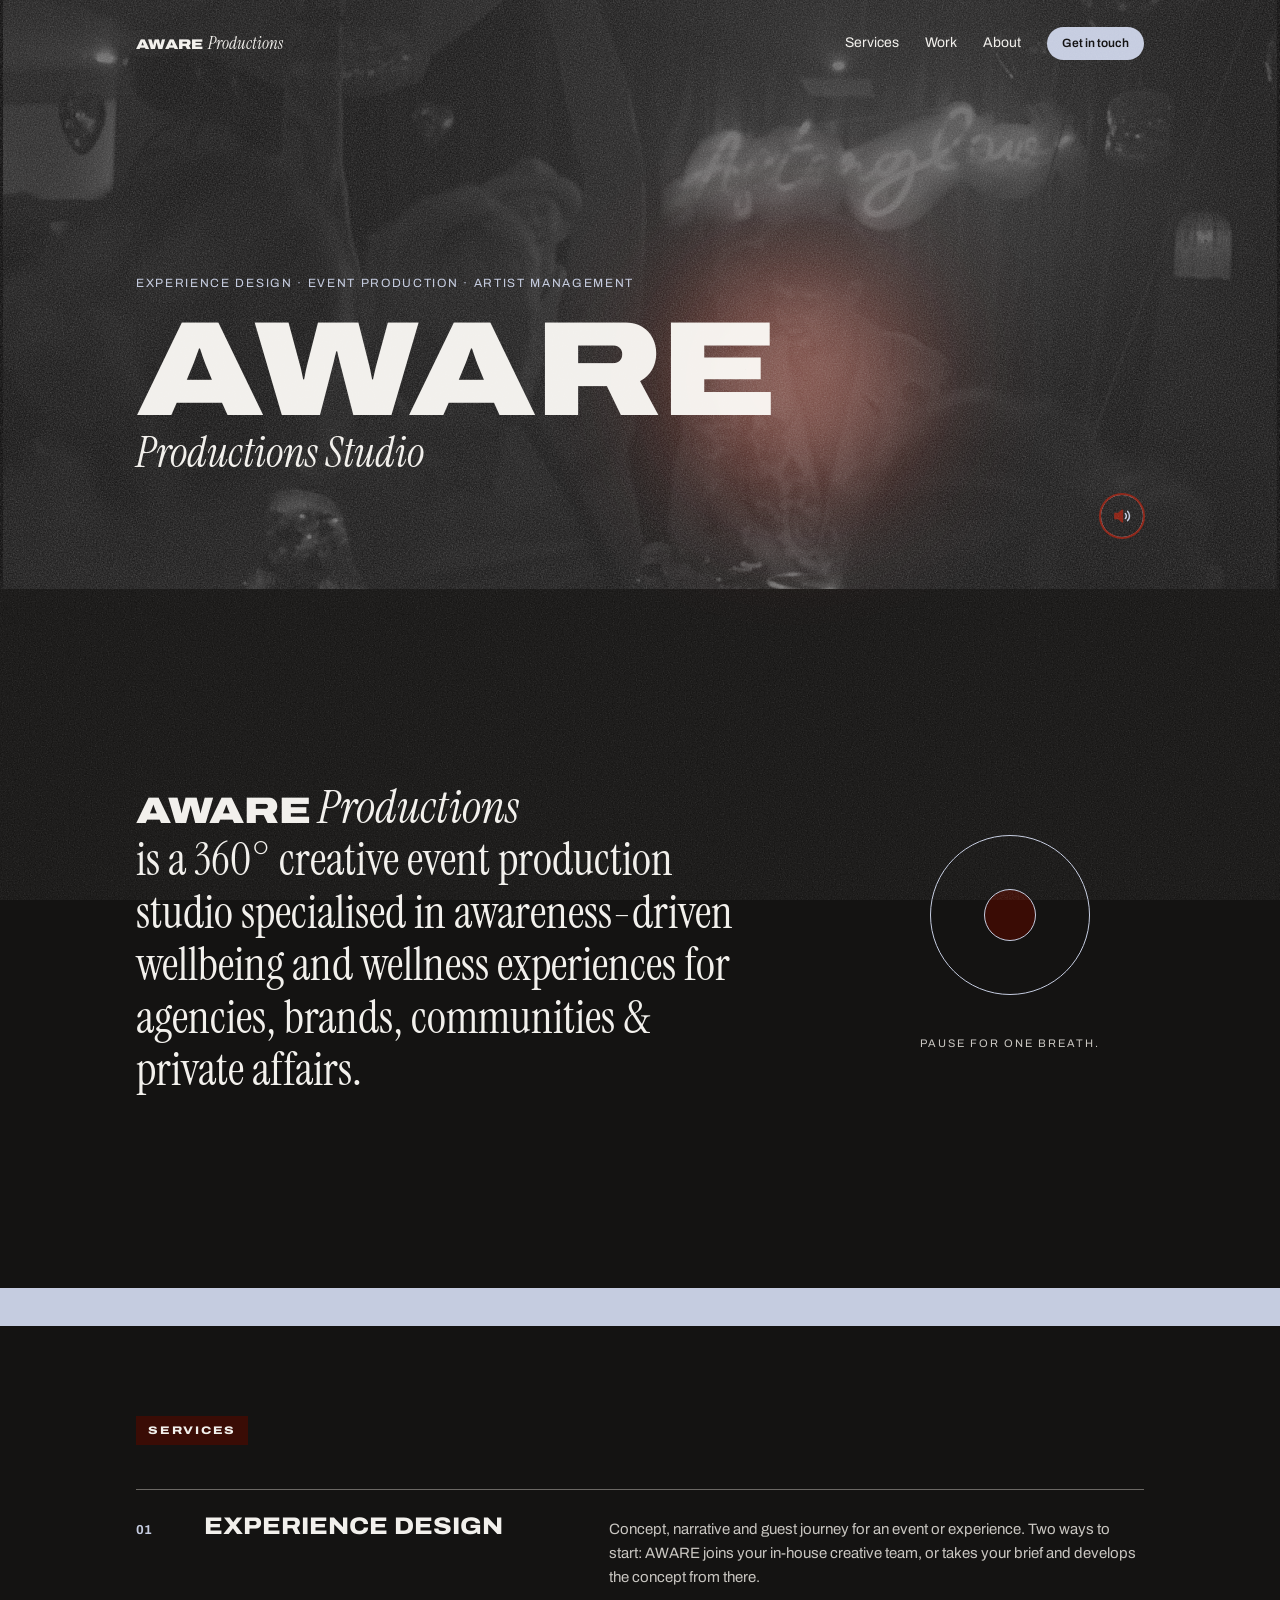
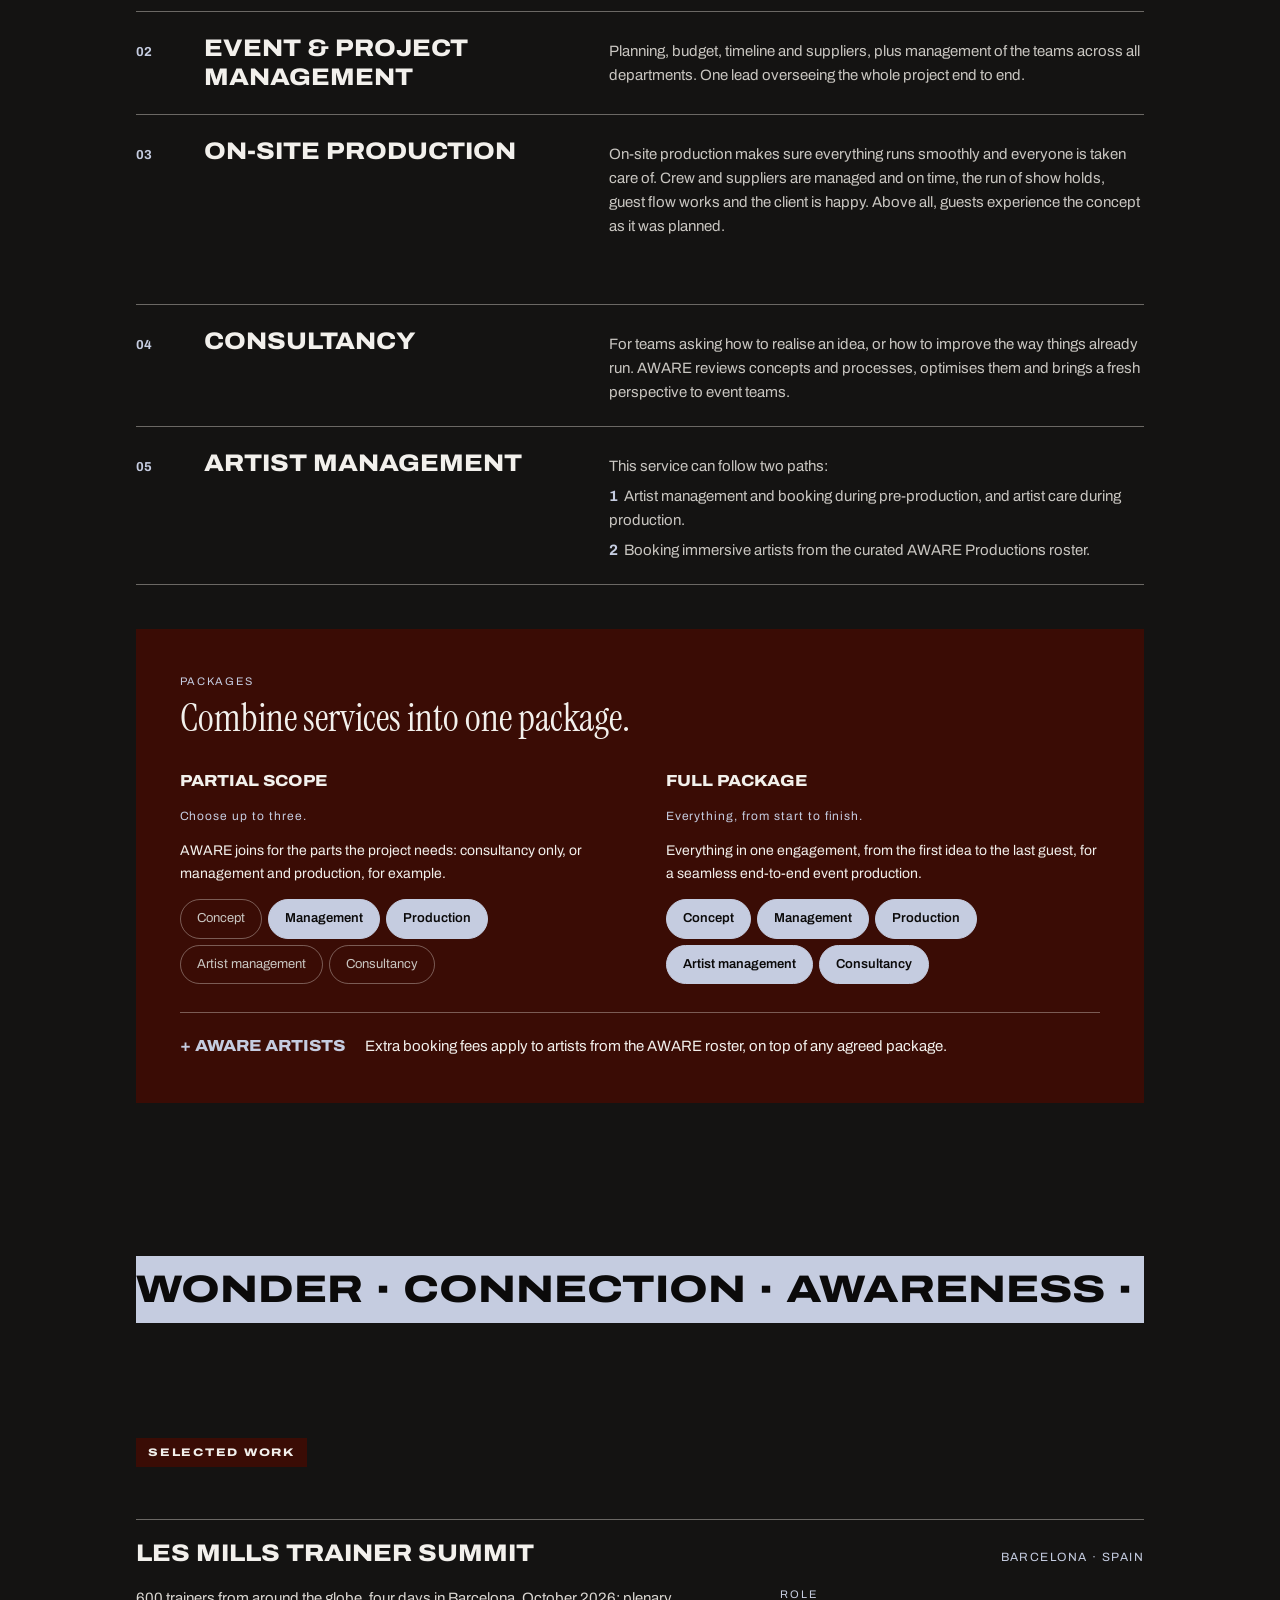
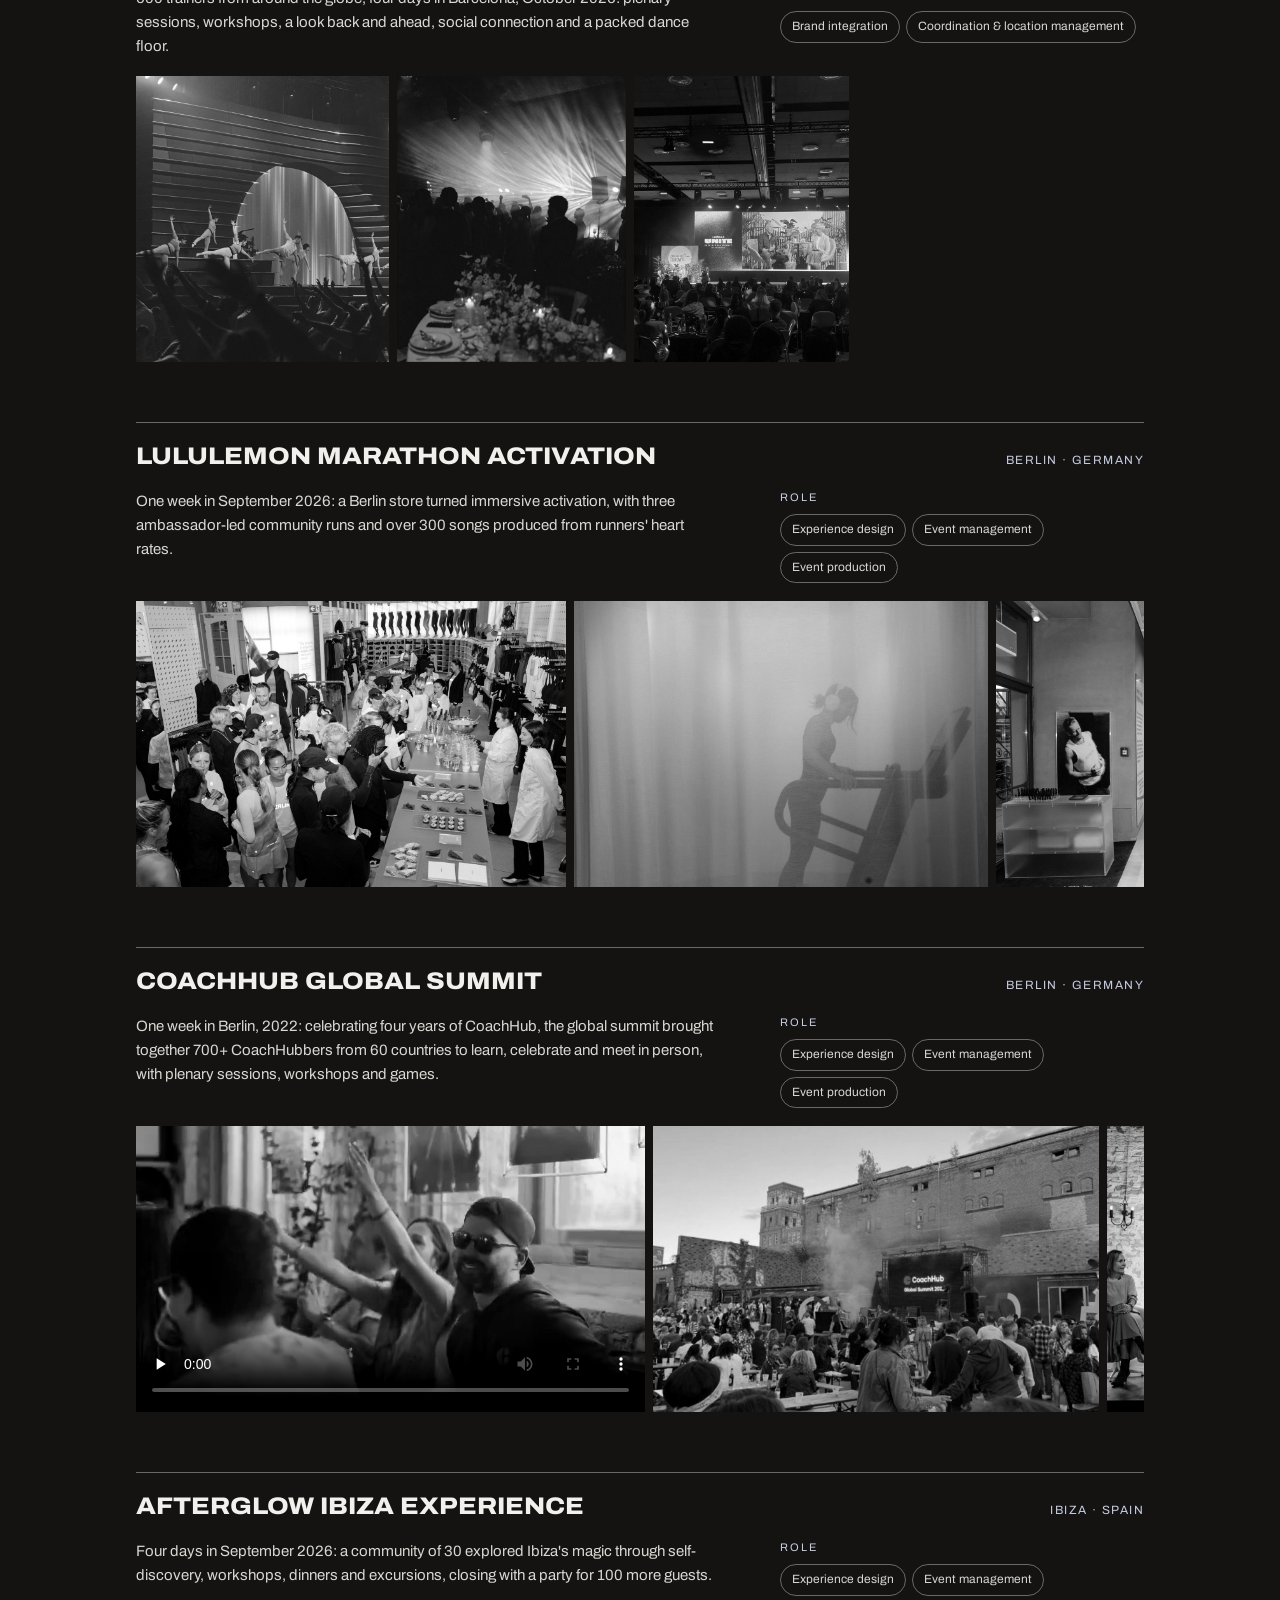
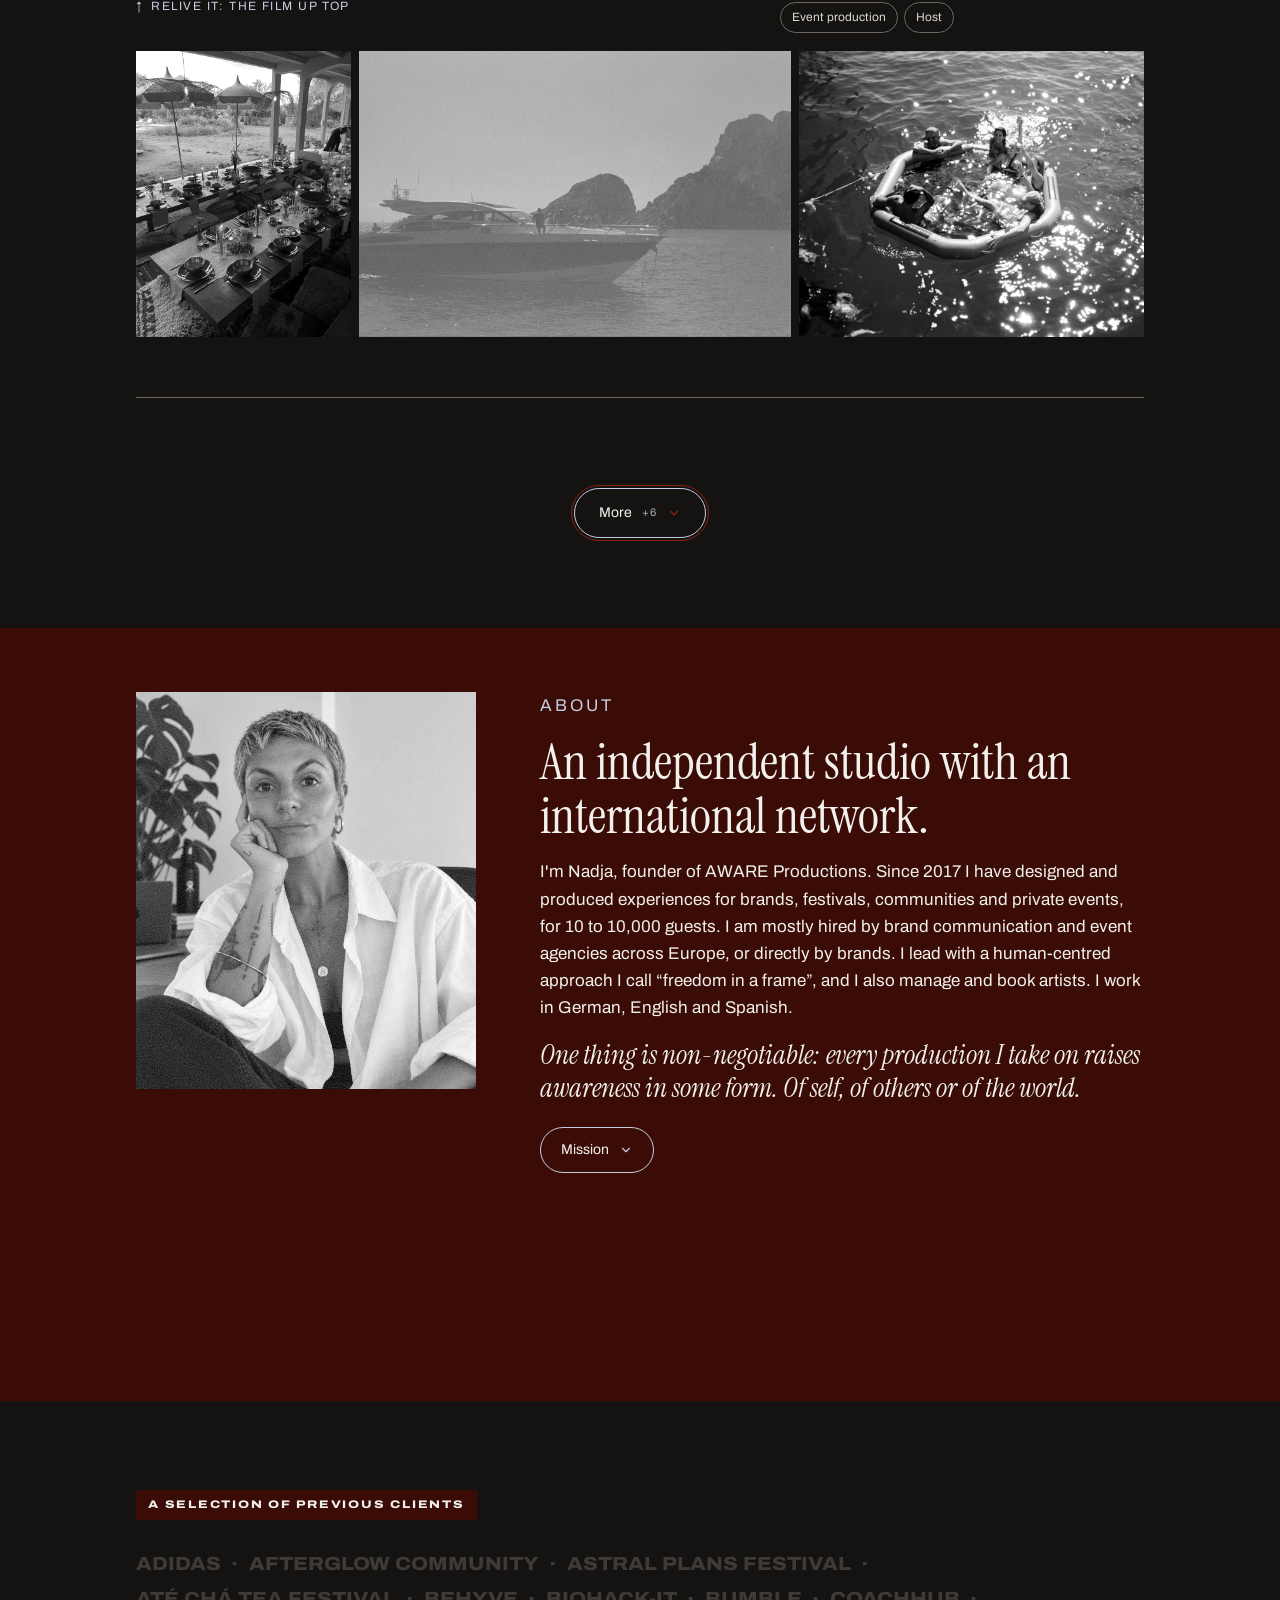
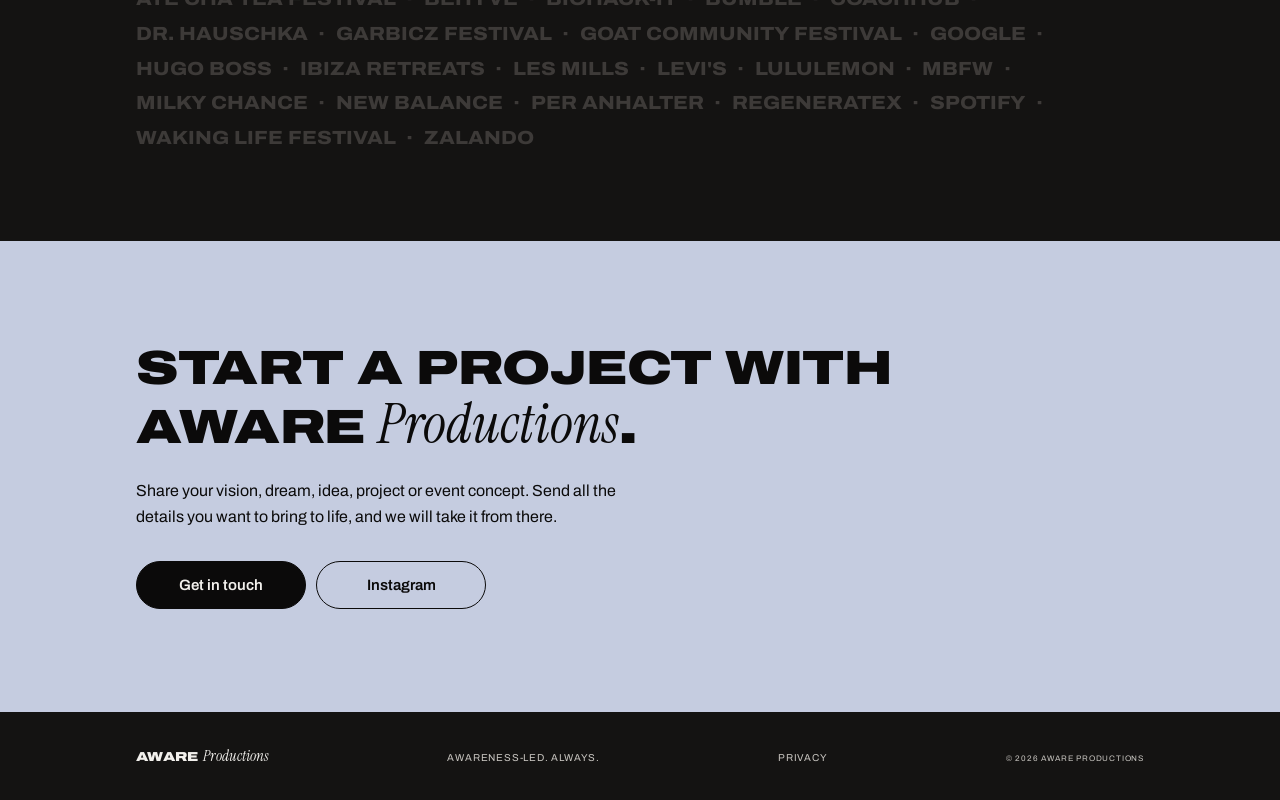
<file: index.html>
<!doctype html>
<html lang="en">
<head>
<meta charset="utf-8">
<meta name="viewport" content="width=device-width, initial-scale=1">
<title>AWARE Productions · Experience design, event production & artist management</title>
<meta name="description" content="AWARE Productions is a 360° creative event production studio specialised in awareness-driven wellbeing and wellness experiences for agencies, brands, communities and private affairs. Experience design, event production and artist management across Europe.">
<link rel="canonical" href="https://awareproductions.org/">
<meta name="theme-color" content="#0B0A0A">
<link rel="icon" href="favicon.svg" type="image/svg+xml">
<link rel="apple-touch-icon" href="apple-touch-icon.png">
<meta property="og:type" content="website">
<meta property="og:url" content="https://awareproductions.org/">
<meta property="og:title" content="AWARE Productions">
<meta property="og:description" content="360° creative event production studio specialised in awareness-driven wellbeing and wellness experiences for agencies, brands, communities and private affairs.">
<meta property="og:image" content="https://awareproductions.org/og-image.jpg">
<meta name="twitter:card" content="summary_large_image">
<link rel="preload" href="fonts/archivo-latin-wdth-normal.woff2" as="font" type="font/woff2" crossorigin>
<link rel="preload" href="fonts/instrument-serif-latin-400-italic.woff2" as="font" type="font/woff2" crossorigin>
<link rel="stylesheet" href="css/style.css?v=6">
<script type="application/ld+json">{"@context":"https://schema.org","@type":"Organization","name":"AWARE Productions","url":"https://awareproductions.org/","email":"nadja@awareproductions.org","description":"360° creative event production studio specialised in awareness-driven wellbeing and wellness experiences.","sameAs":["https://www.instagram.com/awareproductions.studio/"]}</script>
</head>
<body>
<a class="skip" href="#main">Skip to content</a>

<div class="grain-all" aria-hidden="true"><svg width="100%" height="100%"><filter id="grain-a"><feTurbulence type="fractalNoise" baseFrequency="0.82" numOctaves="2" seed="7"/><feColorMatrix type="saturate" values="0"/></filter><rect width="100%" height="100%" filter="url(#grain-a)"/></svg></div>
<div class="light" aria-hidden="true"><span class="l1"></span><span class="l2"></span></div>

<header id="top" class="hero">
<img width="1280" height="720" class="poster" src="img/hero-poster.jpg" alt="" aria-hidden="true">
<video id="film" muted loop playsinline preload="none" aria-hidden="true" poster="img/hero-poster.jpg" data-src="video/aftermovie.mp4"></video>
<div class="shade" aria-hidden="true"></div>
<div class="grain-hero" aria-hidden="true"><svg width="100%" height="100%"><filter id="grain-h"><feTurbulence type="fractalNoise" baseFrequency="0.7" numOctaves="2" seed="21"/><feColorMatrix type="saturate" values="0"/></filter><rect width="100%" height="100%" filter="url(#grain-h)"/></svg></div>

<nav class="nav" aria-label="Main">
<a href="#top" class="wordmark"><span class="a">AWARE</span><em>Productions</em></a>
<button type="button" class="menu-btn" aria-expanded="false" aria-controls="nav-links">Menu</button>
<div class="nav-links" id="nav-links">
<a href="#services">Services</a>
<a href="#work">Work</a>
<a href="#about">About</a>
<a href="#contact" class="pill-cta">Get in touch</a>
</div>
</nav>

<div class="hero-body">
<p class="tagline in">Experience&nbsp;design&nbsp;· Event&nbsp;production&nbsp;· Artist&nbsp;management</p>
<h1><span class="a in">AWARE</span><em class="in">Productions Studio</em></h1>
<div class="sound-row in">
<button type="button" class="sound" id="sound" aria-label="Sound on" title="Sound on"><span class="ring"><span class="ping" aria-hidden="true"></span><svg class="ic-play" aria-hidden="true" width="18" height="18" viewBox="0 0 24 24"><path d="M8 5.5v13l11-6.5z" fill="#8C2012"/></svg><svg class="ic-sound" aria-hidden="true" width="20" height="20" viewBox="0 0 24 24" fill="none" stroke-width="1.8" stroke-linecap="round" stroke-linejoin="round"><path d="M3.5 9v6h4l5 4V5l-5 4h-4z" fill="#8C2012" stroke="#8C2012"/><path d="M16 9a4.2 4.2 0 0 1 0 6" stroke="#C5CCE0"/><path d="M18.8 6.5a8 8 0 0 1 0 11" stroke="#C5CCE0"/></svg></span></button>
</div>
</div>
</header>

<main id="main">

<section class="wrap mission" aria-label="Mission">
<p class="statement rv"><span class="a">AWARE</span> <em>Productions</em><br>is a 360° creative event production studio specialised in awareness-driven wellbeing and wellness experiences for agencies, brands, communities &amp; private affairs.</p>
<div class="breath-box" aria-hidden="true">
<div class="breath-ring"><span></span></div>
<p class="small-caps" style="color:var(--grey)">Pause for one breath.</p>
</div>
</section>

<div class="strip-blue" aria-hidden="true"></div>

<section id="services" class="wrap services">
<p class="tag rv">Services</p>

<div class="svc-list">
<div class="svc rv"><span class="num">01</span><h3>Experience Design</h3><div class="txt"><p>Concept, narrative and guest journey for an event or experience. Two ways to start: AWARE joins your in-house creative team, or takes your brief and develops the concept from there.</p></div></div>
<div class="svc rv"><span class="num">02</span><h3>Event &amp; Project Management</h3><div class="txt"><p>Planning, budget, timeline and suppliers, plus management of the teams across all departments. One lead overseeing the whole project end to end.</p></div></div>
<div class="svc rv"><span class="num">03</span><h3>On-site Production</h3><div class="txt"><p>On-site production makes sure everything runs smoothly and everyone is taken care of. Crew and suppliers are managed and on time, the run of show holds, guest flow works and the client is happy. Above all, guests experience the concept as it was planned.</p></div></div>
</div>

<div class="svc-list">
<div class="svc rv"><span class="num">04</span><h3>Consultancy</h3><div class="txt"><p>For teams asking how to realise an idea, or how to improve the way things already run. AWARE reviews concepts and processes, optimises them and brings a fresh perspective to event teams.</p></div></div>
<div class="svc rv bottom" style="border-bottom:1px solid var(--grey2)"><span class="num">05</span><h3>Artist Management</h3><div class="txt"><p>This service can follow two paths:</p><p><b>1</b>&nbsp;&nbsp;Artist management and booking during pre-production, and artist care during production.</p><p><b>2</b>&nbsp;&nbsp;Booking immersive artists from the curated AWARE Productions roster.</p></div></div>
</div>

<div class="packages rv">
<div style="display:flex;flex-direction:column;gap:8px">
<p class="small-caps" style="color:var(--blue)">Packages</p>
<h3 class="big">Combine services into one package.</h3>
</div>
<div class="pk-grid">
<div class="pk">
<h4>Partial scope</h4>
<p class="sub">Choose up to three.</p>
<p class="desc">AWARE joins for the parts the project needs: consultancy only, or management and production, for example.</p>
<div class="rows" id="picker">
<div class="row">
<button type="button" class="pill" aria-pressed="false">Concept</button>
<button type="button" class="pill on" aria-pressed="true">Management</button>
<button type="button" class="pill on" aria-pressed="true">Production</button>
</div>
<div class="row">
<button type="button" class="pill" aria-pressed="false">Artist management</button>
<button type="button" class="pill" aria-pressed="false">Consultancy</button>
</div>
</div>
</div>
<div class="pk">
<h4>Full package</h4>
<p class="sub">Everything, from start to finish.</p>
<p class="desc">Everything in one engagement, from the first idea to the last guest, for a seamless end-to-end event production.</p>
<div class="rows">
<div class="row"><span class="pill on">Concept</span><span class="pill on">Management</span><span class="pill on">Production</span></div>
<div class="row"><span class="pill on">Artist management</span><span class="pill on">Consultancy</span></div>
</div>
</div>
</div>
<div class="pk-extra">
<h4>+ AWARE Artists</h4>
<p>Extra booking fees apply to artists from the AWARE roster, on top of any agreed package.</p>
</div>
</div>
</section>

<div class="wrap"><div class="band" aria-hidden="true"><div><span>WONDER · CONNECTION · AWARENESS · PRESENCE ·</span><span>WONDER · CONNECTION · AWARENESS · PRESENCE ·</span></div></div></div>

<section id="work" class="work">
<div class="wrap">
<p class="tag rv">Selected work</p>

<article class="project rv">
<div class="p-head"><h3>Les Mills Trainer Summit</h3><p class="loc">Barcelona · Spain</p></div>
<div class="p-body"><p class="text">600 trainers from around the globe, four days in Barcelona, October 2026: plenary sessions, workshops, a look back and ahead, social connection and a packed dance floor.</p>
<div class="p-roles"><p class="small-caps">Role</p><div class="roles"><span>Brand integration</span><span>Coordination &amp; location management</span></div></div></div>
<div class="strip">
<img width="795" height="900" loading="lazy" src="img/lesmills-1.jpg" alt="Trainers on stage in balance poses in front of a red arch, with the crowd reaching up">
<img width="720" height="900" loading="lazy" src="img/lesmills-2.jpg" alt="Dinner table in front of a dance floor with beams of light">
<img width="675" height="900" loading="lazy" src="img/lesmills-3.jpg" alt="Main stage at the Les Mills global summit in Barcelona">
</div>
</article>

<article class="project rv">
<div class="p-head"><h3>Lululemon Marathon Activation</h3><p class="loc">Berlin · Germany</p></div>
<div class="p-body"><p class="text">One week in September 2026: a Berlin store turned immersive activation, with three ambassador-led community runs and over 300 songs produced from runners' heart rates.</p>
<div class="p-roles"><p class="small-caps">Role</p><div class="roles"><span>Experience design</span><span>Event management</span><span>Event production</span></div></div></div>
<div class="strip">
<img width="1350" height="900" loading="lazy" src="img/lululemon-1.jpg" alt="Runners gathered around a food bar inside the Lululemon store in Berlin">
<img width="1303" height="900" loading="lazy" src="img/lululemon-2.jpg" alt="Runner on a treadmill behind an orange curtain">
<img width="1308" height="900" loading="lazy" src="img/lululemon-3.jpg" alt="The activation space in the Lululemon store in Berlin, with a curtained treadmill booth on a yellow floor">
</div>
</article>

<article class="project rv">
<div class="p-head"><h3>CoachHub Global Summit</h3><p class="loc">Berlin · Germany</p></div>
<div class="p-body"><p class="text">One week in Berlin, 2022: celebrating four years of CoachHub, the global summit brought together 700+ CoachHubbers from 60 countries to learn, celebrate and meet in person, with plenary sessions, workshops and games.</p>
<div class="p-roles"><p class="small-caps">Role</p><div class="roles"><span>Experience design</span><span>Event management</span><span>Event production</span></div></div></div>
<div class="strip">
<video class="strip-film" width="1600" height="900" controls playsinline preload="none" poster="img/coachhub-film.jpg" aria-label="CoachHub Global Summit aftermovie"><source src="video/coachhub.mp4" type="video/mp4"></video>
<img width="1250" height="802" loading="lazy" src="img/coachhub-1.jpg" alt="Crowd in a courtyard at sunset in front of the CoachHub Global Summit stage and a red brick building">
<img width="832" height="900" loading="lazy" src="img/coachhub-2.jpg" alt="Panel talk on stage at the CoachHub Global Summit 2022">
<img width="828" height="900" loading="lazy" src="img/coachhub-3.jpg" alt="Two hosts on the summit stage under a rainbow umbrella">
</div>
</article>

<article class="project rv">
<div class="p-head"><h3>Afterglow Ibiza Experience</h3><p class="loc">Ibiza · Spain</p></div>
<div class="p-body"><p class="text">Four days in September 2026: a community of 30 explored Ibiza's magic through self-discovery, workshops, dinners and excursions, closing with a party for 100 more guests.<br><a href="#top" class="relive"><span aria-hidden="true">↑</span> Relive it: the film up top</a></p>
<div class="p-roles"><p class="small-caps">Role</p><div class="roles"><span>Experience design</span><span>Event management</span><span>Event production</span><span>Host</span></div></div></div>
<div class="strip">
<img width="675" height="900" loading="lazy" src="img/afterglow-1.jpg" alt="Low candlelit dinner tables with cushions and rugs on a covered terrace">
<img width="1357" height="900" loading="lazy" src="img/afterglow-2.jpg" alt="Yacht anchored off the Ibiza cliffs, photographed on film">
<img width="1358" height="900" loading="lazy" src="img/afterglow-4.jpg" alt="Guests floating together on an inflatable in the sparkling sea">
<img width="678" height="900" loading="lazy" src="img/afterglow-3.jpg" alt="A sign reading Create what you wish existed, in pink light">
</div>
</article>

<div class="more-wrap">
<button type="button" class="toggle more-btn" id="more-btn" aria-expanded="false" aria-controls="more-list">More<span class="count" aria-hidden="true">+6</span><span class="bob"><svg class="chev" aria-hidden="true" width="14" height="14" viewBox="0 0 24 24" fill="none" stroke="#8C2012" stroke-width="2" stroke-linecap="round" stroke-linejoin="round"><path d="M6 9l6 6 6-6"/></svg></span></button>
</div>

<div class="more-list" id="more-list" hidden>

<article class="project">
<div class="p-head"><h3>Lululemon Carb Loading Dinner</h3><p class="loc">Berlin · Germany</p></div>
<div class="p-body"><p class="text">September 2026: over 150 invited guests at a hosted carb-loading dinner before the Berlin Marathon.</p>
<div class="p-roles"><p class="small-caps">Role</p><div class="roles"><span>Experience design</span><span>Event management</span><span>Event production</span></div></div></div>
<div class="strip">
<img width="643" height="900" loading="lazy" src="img/carb-1.jpg" alt="Guests at the Lululemon dinner at Bar Basta, seen through the window">
<img width="643" height="900" loading="lazy" src="img/carb-2.jpg" alt="Pasta plate, branded drink and flowers on the dinner table">
<img width="675" height="900" loading="lazy" src="img/carb-3.jpg" alt="Flower arrangement on a table by the window, with carbs loading posters on the street outside">
</div>
</article>

<article class="project">
<div class="p-head"><h3>Highsnobiety × Zalando × Refuge Worldwide</h3><p class="loc">Berlin · Germany</p></div>
<div class="p-body"><p class="text">A weekend in December 2023: a Berlin venue turned into a space for talks and listening sessions on community, music and culture.</p>
<div class="p-roles"><p class="small-caps">Role</p><div class="roles"><span>Event management</span><span>Event production</span><span>Brand integration</span></div></div></div>
<div class="strip">
<img width="1216" height="900" loading="lazy" src="img/highsnobiety-1.jpg" alt="Panel talk with an audience seated around a rug and turntable">
<img width="740" height="900" loading="lazy" src="img/highsnobiety-2.jpg" alt="Clothing display on a metal rail with screens">
<img width="776" height="900" loading="lazy" src="img/highsnobiety-3.jpg" alt="Speaker stack beside neon signs">
</div>
</article>

<article class="project">
<div class="p-head"><h3>Per Anhalter Festival</h3><p class="loc">Near Berlin · Germany</p></div>
<div class="p-body"><p class="text">Three days in October 2025: 300 people in a castle for self-discovery, workshops, performances, immersive dinners and nightly parties, co-created with international artists and giving emerging artists a platform.</p>
<div class="p-roles"><p class="small-caps">Role</p><div class="roles"><span>Experience design</span><span>Event management</span><span>Event production</span></div></div></div>
<div class="strip">
<img width="600" height="900" loading="lazy" src="img/peranhalter-1.jpg" alt="Performers with candelabras on a staircase and a long painted dress train">
<img width="600" height="900" loading="lazy" src="img/peranhalter-2.jpg" alt="Performer with glowing LED hoops">
<img width="506" height="900" loading="lazy" src="img/peranhalter-3.jpg" alt="Old tiled bathroom turned into an installation with pink light and iridescent tinsel curtains">
</div>
</article>

<article class="project">
<div class="p-head"><h3>Astral Plans Festival</h3><p class="loc">Paris · France</p></div>
<div class="p-body"><p class="text">Five days in Paris: about 300 people unlocking the magician within through guided journeys and workshops on the expansion of consciousness.</p>
<div class="p-roles"><p class="small-caps">Role</p><div class="roles"><span>Programme management</span><span>Facilitator management</span></div></div></div>
<div class="strip">
<img width="600" height="900" loading="lazy" src="img/astral-1.jpg" alt="Guests resting in a sunlit room with giant paper flowers">
<img width="1351" height="900" loading="lazy" src="img/astral-2.jpg" alt="Stage decor with illuminated shapes and eyes in a panelled room">
<img width="1350" height="900" loading="lazy" src="img/astral-3.jpg" alt="Gong session with guests seated under trees">
</div>
</article>

<article class="project">
<div class="p-head"><h3>Biohack-it Retreat</h3><p class="loc">Ibiza · Spain</p></div>
<div class="p-body"><p class="text">One week in Ibiza: 15 women exploring presence and the latest longevity trends with Iman Hassan.</p>
<div class="p-roles"><p class="small-caps">Role</p><div class="roles"><span>Event management</span><span>Facilitator management</span></div></div></div>
<div class="strip">
<img width="600" height="900" loading="lazy" src="img/biohack-1.jpg" alt="Yoga session on a beach under palm trees">
<img width="1350" height="900" loading="lazy" src="img/biohack-2.jpg" alt="White villa with arched windows and a daybed">
<img width="790" height="900" loading="lazy" src="img/biohack-3.jpg" alt="Back of a white retreat T-shirt printed with the words Curious Soul and small illustrations">
<img width="600" height="900" loading="lazy" src="img/biohack-4.jpg" alt="Shared lunch in dappled shade with colourful vegetable platters on a green checked tablecloth">
<img width="600" height="900" loading="lazy" src="img/biohack-5.jpg" alt="Three guests receiving massages side by side in a bright room with woven lamps">
</div>
</article>

<article class="project">
<div class="p-head"><h3>HeartMasters Summit</h3><p class="loc">Ibiza · Spain</p></div>
<div class="p-body"><p class="text">One week in Ibiza, 2024: thought leaders and change makers gathered to explore human potential, technology and wisdom, with a focus on human-centred leadership from the heart and how to bring it into daily life and companies.</p>
<div class="p-roles"><p class="small-caps">Role</p><div class="roles"><span>Experience design</span><span>Event management</span><span>Event production</span></div></div></div>
<div class="strip">
<img width="1600" height="900" loading="lazy" src="img/heartmasters-1.jpg" alt="Close-up of hands joined together, some with soil on them, in a garden">
<img width="1600" height="900" loading="lazy" src="img/heartmasters-2.jpg" alt="Women in a circle under a tent with raised hands, eyes closed">
<img width="1600" height="900" loading="lazy" src="img/heartmasters-3.jpg" alt="Musician playing guitar at night while guests dance behind him">
<img width="1600" height="900" loading="lazy" src="img/heartmasters-4.jpg" alt="Three women on stage in front of a floral screen, one singing at a harmonium with her arm raised">
<img width="1600" height="900" loading="lazy" src="img/heartmasters-5.jpg" alt="Shared breakfast on a wooden table: shakshuka in a pan, a flower-topped bowl and glasses of juice">
</div>
</article>

</div>
</div>
</section>

<section id="about" class="about">
<div class="wrap about-grid">
<div class="a1 photo rv">
<img width="1160" height="1355" loading="lazy" src="img/about-portrait.jpg" alt="Portrait of Nadja, founder of AWARE Productions">
<svg aria-hidden="true"><filter id="grain-p"><feTurbulence type="fractalNoise" baseFrequency="0.9" numOctaves="2" seed="11"/><feColorMatrix type="saturate" values="0"/></filter><rect width="100%" height="100%" filter="url(#grain-p)"/></svg>
</div>
<div class="a2 photo" id="about-photo-2" hidden>
<img width="1069" height="1256" loading="lazy" src="img/about-onsite.jpg" alt="Nadja on site at golden hour with a radio and a clipboard, crew setting up a stage behind her">
<svg aria-hidden="true"><rect width="100%" height="100%" filter="url(#grain-p)"/></svg>
</div>
<div class="at rv">
<p class="small-caps">About</p>
<h2>An independent studio with an international network.</h2>
<p>I'm Nadja, founder of AWARE Productions. Since 2017 I have designed and produced experiences for brands, festivals, communities and private events, for 10 to 10,000 guests. I am mostly hired by brand communication and event agencies across Europe, or directly by brands. I lead with a human-centred approach I call “freedom in a frame”, and I also manage and book artists. I work in German, English and Spanish.</p>
<p class="quote">One thing is non-negotiable: every production I take on raises awareness in some form. Of self, of others or of the world.</p>
<div class="mission-box">
<button type="button" class="toggle" id="mission-btn" aria-expanded="false" aria-controls="mission-text">Mission<svg class="chev" aria-hidden="true" width="14" height="14" viewBox="0 0 24 24" fill="none" stroke="#C5CCE0" stroke-width="2" stroke-linecap="round" stroke-linejoin="round"><path d="M6 9l6 6 6-6"/></svg></button>
<div class="mission-text" id="mission-text" hidden>
<p><strong>The focus.</strong> Awareness-driven experiences in wellness, holistic wellbeing, fitness, healthy living and mental health, for brands of every size, alternative communities and changemakers who want to create real impact.</p>
<p><strong>The mission.</strong> To make people more aware of themselves, of each other and of the world around them, by designing for presence and connection.</p>
<p><strong>The why.</strong> Over the last decade, almost everything has moved online. The zeitgeist is now shifting back to experiences in real life. AWARE draws on lived experience and on what festivals, retreats and communities have long understood, and brings it into the commercial and corporate world.</p>
<p><strong>The how.</strong> Bridging visions into impact with a creative, solution-oriented mindset: there are no problems, only situations that need to be taken care of. Exceptional people from around the world are brought in to add awe, wonder and a spark of magic.</p>
<p><strong>For brands.</strong> Immersive events that guests experience with all their senses. People step in, take part and connect with each other and with what the brand stands for.</p>
<p>What I bring: a background in project and event management and brand communication, more than 40 end-to-end events, and over 20 cross-platform projects, campaigns and product releases with budgets of up to €2 million. I always lead teams with a human-centred approach and keep a 360° overview of every department, person and task. “Freedom in a frame” is a professional structure that lets creativity flow easily within it.</p>
<p>Alongside production, I work closely with artists: helping creatives find orientation and structure, taking on administration and management, and securing bookings that match their goals.</p>
</div>
</div>
</div>
</div>
</section>

<section id="clients" class="wrap clients">
<h2 class="tag rv">A selection of previous clients</h2>
<div id="clients-list" class="rv">
<ul>
<li>adidas</li><li>Afterglow Community</li><li>Astral Plans Festival</li><li>Até Chá Tea Festival</li><li>behyve</li><li>Biohack-it</li><li>Bumble</li><li>CoachHub</li><li>Dr. Hauschka</li><li>Garbicz Festival</li><li>Goat Community Festival</li><li>Google</li><li>Hugo Boss</li><li>Ibiza Retreats</li><li>Les Mills</li><li>Levi's</li><li>Lululemon</li><li>MBFW</li><li>Milky Chance</li><li>New Balance</li><li>Per Anhalter</li><li>RegenerateX</li><li>Spotify</li><li>Waking Life Festival</li><li>Zalando</li>
</ul>
<ul class="reveal" aria-hidden="true">
<li>adidas</li><li>Afterglow Community</li><li>Astral Plans Festival</li><li>Até Chá Tea Festival</li><li>behyve</li><li>Biohack-it</li><li>Bumble</li><li>CoachHub</li><li>Dr. Hauschka</li><li>Garbicz Festival</li><li>Goat Community Festival</li><li>Google</li><li>Hugo Boss</li><li>Ibiza Retreats</li><li>Les Mills</li><li>Levi's</li><li>Lululemon</li><li>MBFW</li><li>Milky Chance</li><li>New Balance</li><li>Per Anhalter</li><li>RegenerateX</li><li>Spotify</li><li>Waking Life Festival</li><li>Zalando</li>
</ul>
</div>
</section>

<section id="contact" class="contact">
<div class="wrap rv">
<h2>Start a project with<br>AWARE <em>Productions</em>.</h2>
<p class="lead">Share your vision, dream, idea, project or event concept. Send all the details you want to bring to life, and we will take it from there.</p>
<div class="contact-btns">
<a class="btn-solid" href="mailto:nadja@awareproductions.org">Get in touch</a>
<a class="btn-line" href="https://www.instagram.com/awareproductions.studio/" target="_blank" rel="noopener">Instagram</a>
</div>
</div>
</section>

</main>

<footer class="footer">
<div class="wrap">
<span class="wordmark"><span class="a">AWARE</span><em>Productions</em></span>
<span>Awareness-led. Always.</span>
<span class="legal"><a href="privacy.html">Privacy</a></span>
<span class="copy">© 2026 AWARE Productions</span>
</div>
</footer>

<script src="js/main.js?v=6" defer></script>
</body>
</html>
</file>
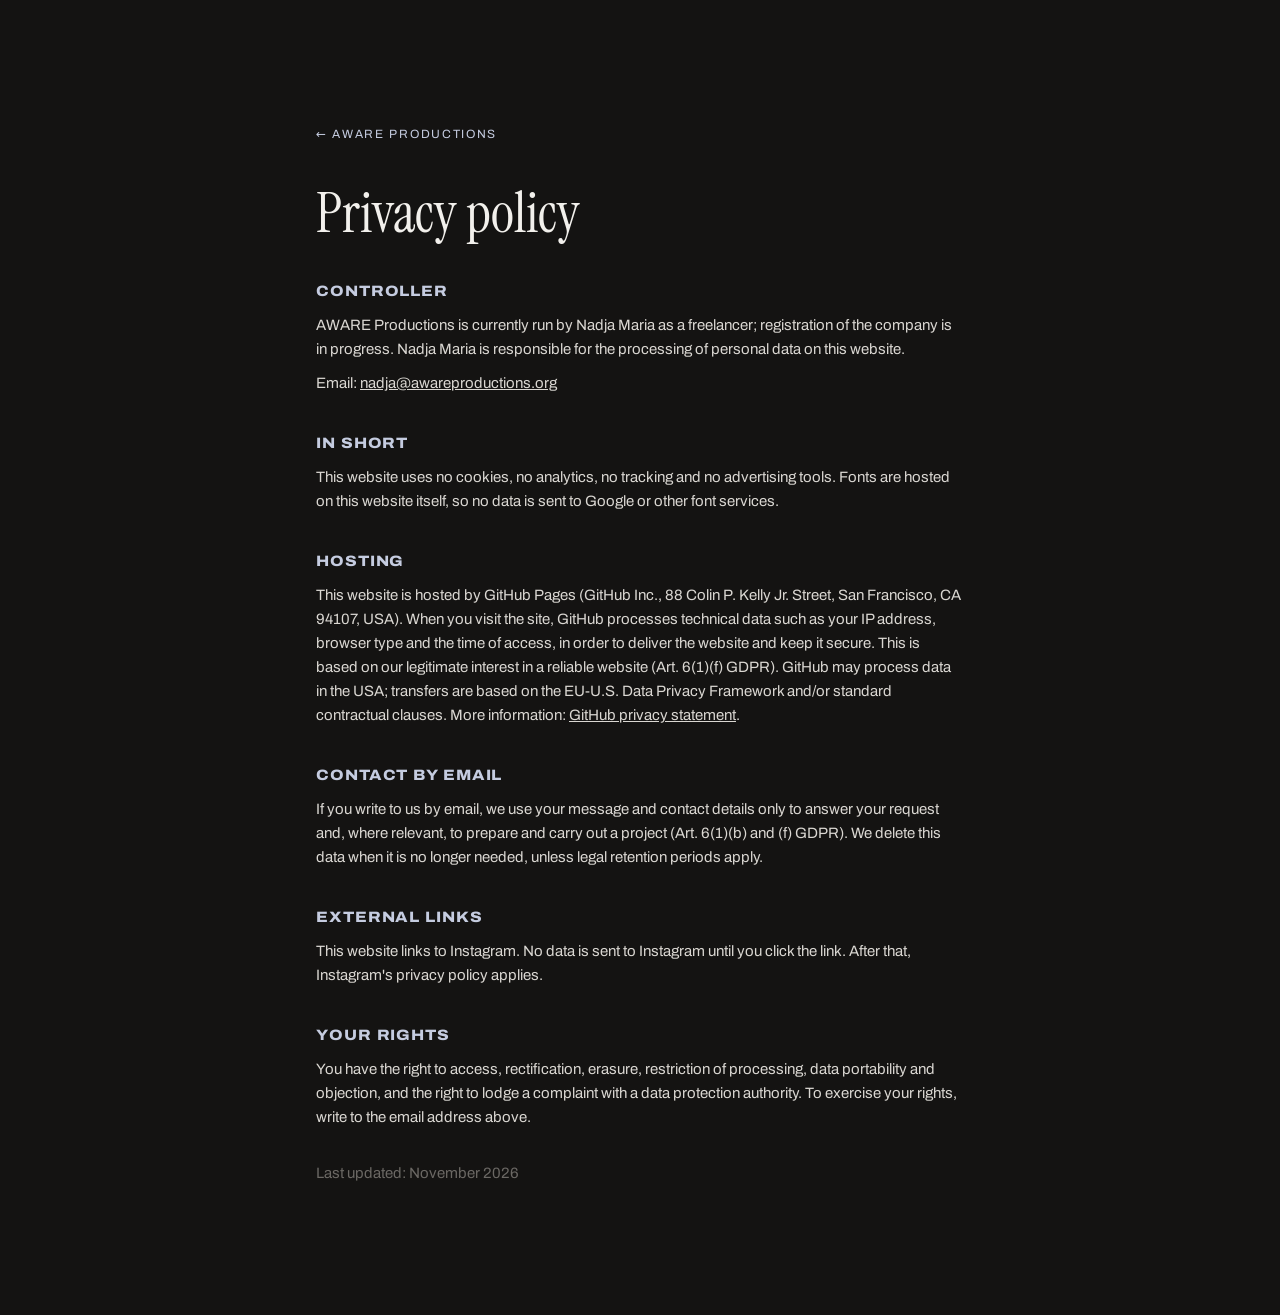
<file: privacy.html>
<!doctype html>
<html lang="en">
<head>
<meta charset="utf-8">
<meta name="viewport" content="width=device-width, initial-scale=1">
<title>Privacy policy · AWARE Productions</title>
<meta name="robots" content="noindex">
<link rel="icon" href="favicon.svg" type="image/svg+xml">
<link rel="stylesheet" href="css/style.css?v=6">
</head>
<body class="legal-page">
<main class="wrap">
<a class="back" href="./">← AWARE Productions</a>
<h1>Privacy policy</h1>

<h2>Controller</h2>
<p>AWARE Productions is currently run by Nadja Maria as a freelancer; registration of the company is in progress. Nadja Maria is responsible for the processing of personal data on this website.</p>
<p>Email: <a class="underline" href="mailto:nadja@awareproductions.org">nadja@awareproductions.org</a></p>

<h2>In short</h2>
<p>This website uses no cookies, no analytics, no tracking and no advertising tools. Fonts are hosted on this website itself, so no data is sent to Google or other font services.</p>

<h2>Hosting</h2>
<p>This website is hosted by GitHub Pages (GitHub Inc., 88 Colin P. Kelly Jr. Street, San Francisco, CA 94107, USA). When you visit the site, GitHub processes technical data such as your IP address, browser type and the time of access, in order to deliver the website and keep it secure. This is based on our legitimate interest in a reliable website (Art. 6(1)(f) GDPR). GitHub may process data in the USA; transfers are based on the EU-U.S. Data Privacy Framework and/or standard contractual clauses. More information: <a class="underline" href="https://docs.github.com/en/site-policy/privacy-policies/github-general-privacy-statement" target="_blank" rel="noopener">GitHub privacy statement</a>.</p>

<h2>Contact by email</h2>
<p>If you write to us by email, we use your message and contact details only to answer your request and, where relevant, to prepare and carry out a project (Art. 6(1)(b) and (f) GDPR). We delete this data when it is no longer needed, unless legal retention periods apply.</p>

<h2>External links</h2>
<p>This website links to Instagram. No data is sent to Instagram until you click the link. After that, Instagram's privacy policy applies.</p>

<h2>Your rights</h2>
<p>You have the right to access, rectification, erasure, restriction of processing, data portability and objection, and the right to lodge a complaint with a data protection authority. To exercise your rights, write to the email address above.</p>

<p style="margin-top:32px;color:var(--grey2)">Last updated: November 2026</p>
</main>
</body>
</html>
</file>
<file: css/style.css>
/* AWARE Productions — awareproductions.org */

/* Fonts (self-hosted, no Google requests) */
@font-face{font-family:"Archivo";font-style:normal;font-display:swap;font-weight:100 900;font-stretch:62% 125%;src:url(../fonts/archivo-latin-wdth-normal.woff2) format("woff2-variations"),url(../fonts/archivo-latin-wdth-normal.woff2) format("woff2");unicode-range:U+0000-00FF,U+0131,U+0152-0153,U+02BB-02BC,U+02C6,U+02DA,U+02DC,U+0304,U+0308,U+0329,U+2000-206F,U+20AC,U+2122,U+2191,U+2193,U+2212,U+2215,U+FEFF,U+FFFD}
@font-face{font-family:"Archivo";font-style:normal;font-display:swap;font-weight:100 900;font-stretch:62% 125%;src:url(../fonts/archivo-latin-ext-wdth-normal.woff2) format("woff2-variations"),url(../fonts/archivo-latin-ext-wdth-normal.woff2) format("woff2");unicode-range:U+0100-02BA,U+02BD-02C5,U+02C7-02CC,U+02CE-02D7,U+02DD-02FF,U+0304,U+0308,U+0329,U+1D00-1DBF,U+1E00-1E9F,U+1EF2-1EFF,U+2020,U+20A0-20AB,U+20AD-20C0,U+2113,U+2C60-2C7F,U+A720-A7FF}
@font-face{font-family:"Instrument Serif";font-style:normal;font-display:swap;font-weight:400;src:url(../fonts/instrument-serif-latin-400-normal.woff2) format("woff2");unicode-range:U+0000-00FF,U+0131,U+0152-0153,U+02BB-02BC,U+02C6,U+02DA,U+02DC,U+0304,U+0308,U+0329,U+2000-206F,U+20AC,U+2122,U+2191,U+2193,U+2212,U+2215,U+FEFF,U+FFFD}
@font-face{font-family:"Instrument Serif";font-style:normal;font-display:swap;font-weight:400;src:url(../fonts/instrument-serif-latin-ext-400-normal.woff2) format("woff2");unicode-range:U+0100-02BA,U+02BD-02C5,U+02C7-02CC,U+02CE-02D7,U+02DD-02FF,U+1E00-1E9F,U+20A0-20AB,U+20AD-20C0,U+A720-A7FF}
@font-face{font-family:"Instrument Serif";font-style:italic;font-display:swap;font-weight:400;src:url(../fonts/instrument-serif-latin-400-italic.woff2) format("woff2");unicode-range:U+0000-00FF,U+0131,U+0152-0153,U+02BB-02BC,U+02C6,U+02DA,U+02DC,U+0304,U+0308,U+0329,U+2000-206F,U+20AC,U+2122,U+2191,U+2193,U+2212,U+2215,U+FEFF,U+FFFD}
@font-face{font-family:"Instrument Serif";font-style:italic;font-display:swap;font-weight:400;src:url(../fonts/instrument-serif-latin-ext-400-italic.woff2) format("woff2");unicode-range:U+0100-02BA,U+02BD-02C5,U+02C7-02CC,U+02CE-02D7,U+02DD-02FF,U+1E00-1E9F,U+20A0-20AB,U+20AD-20C0,U+A720-A7FF}

:root{
  --black:#0B0A0A; --off:#F2F0EC; --grey:#C9C6C1; --grey2:#6B6864; --soft:#DAD7D2;
  --brown:#3A0C05; --blue:#C5CCE0; --red:#8C2012;
  --serif:"Instrument Serif",Georgia,serif;
  --sans:"Archivo",system-ui,-apple-system,"Helvetica Neue",Arial,sans-serif;
  --pad:clamp(20px,5vw,56px); --max:1120px;
}
*,*::before,*::after{box-sizing:border-box}
html{scroll-behavior:smooth;-webkit-text-size-adjust:100%}
body{margin:0;background:#141312;color:var(--off);font-family:var(--sans);font-size:16px;line-height:1.6;overflow-x:hidden}
img,video{display:block;max-width:100%}
a{color:inherit;text-decoration:none}
a:hover{opacity:.8}
p{margin:0}
h1,h2,h3,h4{margin:0;font-weight:inherit}
button{font:inherit;color:inherit}
:focus-visible{outline:2px solid var(--blue);outline-offset:3px}
.wrap{max-width:var(--max);margin:0 auto;padding-left:var(--pad);padding-right:var(--pad)}
.serif{font-family:var(--serif)}
.wide{font-stretch:125%;font-weight:900}
.skip{position:absolute;left:-999px;top:8px;z-index:100;background:var(--blue);color:var(--black);padding:8px 14px;border-radius:999px}
.skip:focus{left:8px}

/* Animations */
@keyframes grain{0%{transform:translate(0,0)}25%{transform:translate(-14px,9px)}50%{transform:translate(11px,-13px)}75%{transform:translate(-8px,-6px)}100%{transform:translate(13px,12px)}}
@keyframes up{from{opacity:0;transform:translateY(14px)}to{opacity:1;transform:none}}
@keyframes drift{from{transform:translate(-40px,-24px)}to{transform:translate(48px,32px)}}
@keyframes breathe{from{transform:scale(.78)}to{transform:scale(1.06)}}
@keyframes slide{from{transform:translateX(0)}to{transform:translateX(-50%)}}
@keyframes rise{from{opacity:0;transform:translateY(20px)}to{opacity:1;transform:none}}
@keyframes ping{0%{transform:scale(1);opacity:.6}100%{transform:scale(1.7);opacity:0}}
@keyframes bob{0%,100%{transform:translateY(-1px)}50%{transform:translateY(3px)}}
.in{animation:up 1.9s cubic-bezier(.2,.7,.2,1) both}
@supports (animation-timeline: view()){.rv{animation:rise linear both;animation-timeline:view();animation-range:entry 0% entry 55%}}

/* Grain + light */
.grain-all{position:fixed;inset:0;z-index:60;pointer-events:none;opacity:.18;mix-blend-mode:hard-light}
.grain-all svg,.grain-hero svg{display:block;width:100%;height:100%}
.light{position:fixed;inset:0;z-index:55;pointer-events:none;mix-blend-mode:screen;animation:drift 13s ease-in-out infinite alternate}
.light span{position:absolute;left:0;top:0;border-radius:50%;transform:translate(62vw,42vh) translate(-50%,-50%)}
.light .l1{width:clamp(160px,20vw,300px);height:clamp(160px,20vw,300px);background:var(--red);filter:blur(clamp(36px,4.8vw,70px));opacity:.55;transition:transform 1.6s cubic-bezier(.2,.7,.2,1)}
.light .l2{width:clamp(100px,13vw,200px);height:clamp(100px,13vw,200px);background:#C08A7C;filter:blur(clamp(26px,3.4vw,50px));opacity:.28;transition:transform .5s cubic-bezier(.2,.7,.2,1)}
@media (hover:none){.light span{transition:transform .8s ease-out}}

/* Header */
.hero{position:relative;height:clamp(520px,46vw,680px);overflow:hidden;display:flex;flex-direction:column}
.hero video,.hero .poster{position:absolute;inset:0;width:100%;height:100%;object-fit:cover;filter:grayscale(1) contrast(1.08);transition:filter 1.4s ease}
.hero.colour video,.hero.colour .poster{filter:none}
.hero .shade{position:absolute;inset:0;background:rgba(11,10,10,.58)}
.grain-hero{position:absolute;inset:-28px;pointer-events:none;opacity:.26;mix-blend-mode:hard-light;animation:grain .9s steps(5) infinite}
.nav{position:relative;z-index:5;width:100%;max-width:var(--max);margin:0 auto;padding:18px var(--pad);display:flex;align-items:center;justify-content:space-between;gap:8px 24px}
.wordmark{display:inline-flex;align-items:baseline;gap:5px;white-space:nowrap}
.wordmark .a{font-stretch:125%;font-weight:900;letter-spacing:.02em}
.wordmark em{font-family:var(--serif);font-style:italic;font-weight:400}
.nav .wordmark{padding:12px 0}
.nav .wordmark .a{font-size:14px}.nav .wordmark em{font-size:17px}
.nav-links{display:flex;align-items:center;gap:4px 26px;font-size:14px}
.nav-links a{padding:12px 0}
.pill-cta{padding:7px 15px !important;font-size:12px;border-radius:999px;background:var(--blue);color:var(--black);font-weight:600}
.menu-btn{display:none;background:transparent;border:1px solid var(--blue);border-radius:999px;padding:8px 16px;font-size:13px;cursor:pointer;margin-left:auto}
@media (max-width:760px){
  .nav .wordmark{display:none}
  .menu-btn{display:inline-flex}
  .nav-links{display:none;position:absolute;top:64px;right:var(--pad);flex-direction:column;align-items:flex-end;gap:2px;background:rgba(11,10,10,.92);padding:14px 22px;border-radius:18px;border:1px solid rgba(197,204,224,.35);font-size:16px}
  .nav.open .nav-links{display:flex}
  .nav-links .pill-cta{margin-top:8px}
}
.hero-body{position:relative;flex-grow:1;width:100%;max-width:var(--max);margin:0 auto;padding:24px var(--pad) clamp(32px,4vw,52px);display:flex;flex-direction:column;justify-content:flex-end;gap:18px}
.tagline{font-size:clamp(9px,2.6vw,12px);letter-spacing:.14em;text-wrap:balance;text-transform:uppercase;color:var(--blue)}
.hero h1{display:flex;flex-direction:column;gap:2px}
.hero h1 .a{animation-delay:.2s;font-stretch:125%;font-weight:900;font-size:clamp(46px,10.5vw,150px);line-height:.88;letter-spacing:-.01em}
.hero h1 em{animation-delay:.55s;font-family:var(--serif);font-style:italic;font-weight:400;font-size:clamp(22px,3.3vw,46px);line-height:1.05}
.sound-row{animation-delay:.9s;display:flex;justify-content:flex-end}
.sound{padding:0;border:0;background:transparent;cursor:pointer}
.sound .ring{position:relative;width:44px;height:44px;border-radius:50%;border:1px solid var(--blue);display:flex;align-items:center;justify-content:center}
.sound .ping{position:absolute;inset:-2px;border-radius:50%;border:2px solid var(--red);animation:ping 2.8s ease-out infinite}
.hero.colour .sound .ping{display:none}
.sound .ic-play{display:none;margin-left:3px}
@media (max-width:760px){.hero:not(.colour) .sound .ic-play{display:block}.hero:not(.colour) .sound .ic-sound{display:none}}

/* Mission */
.mission{padding-top:clamp(120px,15vw,220px);padding-bottom:clamp(120px,15vw,220px);display:flex;flex-wrap:wrap;align-items:center;gap:72px clamp(56px,9vw,140px)}
.mission .statement{flex:3 1 420px;min-width:0;font-family:var(--serif);font-size:clamp(28px,3.6vw,50px);line-height:1.14}
.statement .a{font-family:var(--sans);font-stretch:125%;font-weight:900;font-size:.8em;letter-spacing:-.01em}
.breath-box{flex:1 1 200px;display:flex;flex-direction:column;align-items:center;gap:30px}
.breath-ring{width:160px;height:160px;border-radius:50%;border:1px solid var(--blue);display:flex;align-items:center;justify-content:center;margin:10px;animation:breathe 5s ease-in-out infinite alternate}
.breath-ring span{width:52px;height:52px;border-radius:50%;background:var(--brown);border:1px solid var(--blue)}
.small-caps{font-size:11px;letter-spacing:.18em;text-transform:uppercase}
.strip-blue{height:clamp(22px,3vw,44px);background:var(--blue)}

/* Labels */
.tag{align-self:flex-start;display:inline-block;padding:6px 12px;background:var(--brown);color:var(--off);font-stretch:125%;font-weight:800;font-size:11px;letter-spacing:.16em;text-transform:uppercase}

/* Services */
.services{padding-top:clamp(56px,7vw,100px);padding-bottom:clamp(100px,12vw,170px);display:flex;flex-direction:column;gap:44px}
.svc-list{display:flex;flex-direction:column}
.svc{display:flex;flex-wrap:wrap;gap:8px 28px;align-items:baseline;padding:22px 0;border-top:1px solid var(--grey2)}
.svc:last-child.bottom{border-bottom:1px solid var(--grey2)}
.svc .num{width:40px;font-size:13px;font-weight:700;color:var(--blue)}
.svc h3{flex:1 1 280px;font-stretch:112%;font-weight:800;font-size:clamp(18px,1.9vw,24px);line-height:1.2;text-transform:uppercase}
.svc .txt{flex:2 1 340px;font-size:15px;color:var(--grey);display:flex;flex-direction:column;gap:6px}
.svc .txt b{color:var(--blue)}
.packages{background:var(--brown);padding:clamp(24px,3.4vw,44px);display:flex;flex-direction:column;gap:28px}
.packages h3.big{font-family:var(--serif);font-weight:400;font-size:clamp(26px,3vw,40px);line-height:1.08}
.pk-grid{display:grid;grid-template-columns:repeat(auto-fit,minmax(280px,1fr));gap:32px clamp(24px,4vw,56px)}
.pk{display:flex;flex-direction:column;gap:14px}
.pk h4{font-stretch:112%;font-weight:800;font-size:16px;text-transform:uppercase}
.pk .sub{font-size:12px;letter-spacing:.08em;color:var(--blue)}
.pk .desc{font-size:14px}
.rows{display:flex;flex-direction:column;gap:6px}
.row{display:flex;flex-wrap:wrap;gap:6px}
.pill{font-size:13px;line-height:1.2;padding:11px 16px;border-radius:999px;text-align:center;white-space:nowrap;border:1px solid rgba(242,240,236,.35);color:var(--grey);background:transparent}
button.pill{cursor:pointer;transition:background .35s ease,color .35s ease,border-color .35s ease}
.pill.on{background:var(--blue);border-color:var(--blue);color:var(--black);font-weight:600}
.pk-extra{display:flex;flex-wrap:wrap;align-items:baseline;gap:8px 20px;padding-top:20px;border-top:1px solid rgba(242,240,236,.35)}
.pk-extra h4{font-stretch:112%;font-weight:800;font-size:16px;text-transform:uppercase;color:var(--blue)}
.pk-extra p{flex:1 1 300px;font-size:15px}

/* Word band */
.band{background:var(--blue);color:var(--black);overflow:hidden;padding:14px 0}
.wrap>.band{margin:0}
.band div{display:flex;width:max-content;font-stretch:125%;font-weight:800;font-size:clamp(20px,3vw,40px);line-height:1;white-space:nowrap;animation:slide 15s linear infinite}
.band span{padding-right:.5em}

/* Work */
.work{background:#141312}
.work .wrap{padding-top:clamp(72px,9vw,130px);padding-bottom:clamp(56px,7vw,100px);display:flex;flex-direction:column;gap:52px}
.project{display:flex;flex-direction:column;gap:18px}
.p-head{display:flex;flex-wrap:wrap;align-items:baseline;gap:6px 24px;border-top:1px solid var(--grey2);padding-top:20px}
.p-head h3{flex:1 1 300px;font-stretch:112%;font-weight:800;font-size:clamp(17px,1.9vw,24px);line-height:1.15;text-transform:uppercase}
.p-head .loc{font-size:12px;letter-spacing:.12em;text-transform:uppercase;color:var(--blue)}
.p-body{display:flex;flex-wrap:wrap;gap:16px clamp(24px,5vw,72px);align-items:flex-start;justify-content:space-between}
.p-body .text{flex:2 1 340px;max-width:580px;font-size:15px;line-height:1.6;color:var(--soft)}
.p-roles{flex:1 1 240px;max-width:400px;display:flex;flex-direction:column;gap:8px}
.p-roles .small-caps{color:var(--blue)}
.roles{display:flex;flex-wrap:wrap;gap:6px}
.roles span{font-size:12px;padding:5px 11px;border-radius:999px;border:1px solid var(--grey2);color:var(--soft)}
.relive{display:inline-flex;align-items:center;gap:8px;margin-top:10px;font-size:12px;letter-spacing:.12em;text-transform:uppercase;color:var(--blue)}
.strip{display:flex;gap:8px;overflow-x:auto;height:clamp(220px,23vw,340px);padding-bottom:8px;scrollbar-width:thin;scrollbar-color:var(--grey2) transparent}
.strip img{height:100%;width:auto;object-fit:cover;flex:none;filter:grayscale(1) contrast(1.04);transition:filter .7s ease}
.strip img:hover{filter:none}
.strip-film{height:100%;width:auto;aspect-ratio:16/9;flex:none;background:#000;filter:grayscale(1) contrast(1.04);transition:filter .7s ease}
.strip-film:hover,.strip-film.on{filter:none}
@media (hover:none){.strip img,.strip-film{filter:none}}
.more-wrap{display:flex;justify-content:center;border-top:1px solid var(--grey2);padding-top:clamp(56px,7vw,100px)}
.toggle{cursor:pointer;display:inline-flex;align-items:center;gap:10px;padding:11px 20px;border-radius:999px;background:transparent;border:1px solid var(--blue);font-size:14px}
.chev{transition:transform .4s ease}
.toggle[aria-expanded="true"] .chev{transform:rotate(180deg)}
.more-btn{position:relative;padding:13px 24px;transition:background .4s ease,color .4s ease,transform .4s ease,letter-spacing .4s ease}
.more-btn:hover{background:var(--blue);color:var(--black);transform:translateY(-2px);letter-spacing:.04em;opacity:1}
.more-btn[aria-expanded="false"]::before{content:"";position:absolute;inset:-4px;border-radius:999px;border:1px solid var(--red);animation:ping 2.8s ease-out infinite;pointer-events:none}
.more-btn .count{font-size:11px;letter-spacing:.08em;opacity:.7}
.bob{display:inline-flex}
.more-btn[aria-expanded="false"] .bob{animation:bob 1.6s ease-in-out infinite}
.more-list{display:flex;flex-direction:column;gap:52px}
.more-list[hidden]{display:none}

/* About */
.about{background:var(--brown)}
.about-grid{display:grid;grid-template-columns:minmax(0,340px) minmax(0,1fr);grid-template-areas:"p1 txt" "p2 txt";gap:14px clamp(28px,5vw,72px);align-items:start;padding-top:clamp(40px,5vw,72px);padding-bottom:clamp(40px,5vw,72px)}
.about-grid .a1{grid-area:p1}.about-grid .a2{grid-area:p2}.about-grid .at{grid-area:txt}
.about-grid .a2[hidden]{display:none}
.photo{position:relative;overflow:hidden}
.photo img{width:100%;height:auto;filter:grayscale(1) contrast(1.1)}
.photo svg{position:absolute;inset:0;width:100%;height:100%;pointer-events:none;opacity:.4;mix-blend-mode:hard-light}
.at{min-width:0;display:flex;flex-direction:column;gap:16px}
.at .small-caps{color:var(--blue)}
.at h2{font-family:var(--serif);font-weight:400;font-size:clamp(32px,4vw,56px);line-height:1.05}
.at p{max-width:600px;font-size:17px}
.at .quote{font-family:var(--serif);font-style:italic;font-size:clamp(21px,2.1vw,28px);line-height:1.25}
.mission-box{display:flex;flex-direction:column;gap:18px;padding-top:6px}
.mission-box .toggle{align-self:flex-start}
.mission-text{display:flex;flex-direction:column;gap:14px;max-width:600px;font-size:16px;color:#E4DCD8}
.mission-text[hidden]{display:none}
.mission-text strong{color:var(--blue);font-weight:600}
@media (max-width:760px){.about-grid{grid-template-columns:minmax(0,1fr);grid-template-areas:"p1" "txt" "p2";row-gap:36px}}

/* Clients */
.clients{padding-top:clamp(56px,7vw,100px);padding-bottom:clamp(56px,7vw,100px);display:flex;flex-direction:column;gap:32px}
.clients h2.tag{margin:0}
#clients-list{position:relative;--mx:-999px;--my:-999px}
#clients-list ul{list-style:none;margin:0;padding:0;display:flex;flex-wrap:wrap;gap:clamp(6px,.8vw,12px) 0;font-stretch:112%;font-weight:800;font-size:clamp(12px,1.5vw,19px);line-height:1.3;text-transform:uppercase;color:#3D3A38}
#clients-list li::after{content:"·";margin:0 .55em}
#clients-list li:last-child::after{content:none}
@media (max-width:760px){#clients-list ul{font-size:15px}}
#clients-list .reveal{position:absolute;inset:0;color:var(--off);-webkit-mask-image:radial-gradient(circle 160px at var(--mx) var(--my),#000 0%,rgba(0,0,0,.65) 45%,transparent 100%);mask-image:radial-gradient(circle 160px at var(--mx) var(--my),#000 0%,rgba(0,0,0,.65) 45%,transparent 100%)}
@media (hover:none){#clients-list .reveal{-webkit-mask-image:none;mask-image:none}}

/* Contact */
.contact{background:var(--blue);color:var(--black)}
.contact .wrap{padding-top:clamp(64px,8vw,120px);padding-bottom:clamp(64px,8vw,120px);display:flex;flex-direction:column;gap:24px;align-items:flex-start}
.contact h2{text-wrap:balance;font-stretch:125%;font-weight:900;font-size:clamp(28px,5.2vw,48px);line-height:1.08;letter-spacing:-.01em;text-transform:uppercase}
.contact h2 em{font-family:var(--serif);font-style:italic;font-weight:400;font-stretch:100%;font-size:1.14em;letter-spacing:0;text-transform:none}
.contact .lead{max-width:520px}
.hello{display:flex;flex-direction:column;gap:6px;padding-top:8px}
.hello .small-caps{color:var(--brown)}
.mail{align-self:flex-start;font-family:var(--serif);font-style:italic;font-size:clamp(18px,2vw,26px);line-height:1.2;color:#2B2A28;overflow-wrap:anywhere;background-image:linear-gradient(var(--red),var(--red));background-size:0% 2px;background-repeat:no-repeat;background-position:0 100%;transition:background-size .6s cubic-bezier(.2,.7,.2,1)}
.mail:hover{opacity:1;background-size:100% 2px}
.contact-btns{display:flex;flex-wrap:wrap;gap:10px;align-items:center;padding-top:8px}
.btn-solid,.btn-line{display:inline-flex;align-items:center;justify-content:center;min-width:170px;padding:14px 26px;border-radius:999px;border:1px solid var(--black);font-size:15px;font-weight:600;line-height:1.2}
.btn-solid{background:var(--black);color:var(--off)}

/* Footer */
.footer{background:#141312;color:var(--grey)}
.footer .wrap{padding-top:32px;padding-bottom:32px;display:flex;flex-wrap:wrap;gap:12px 32px;align-items:baseline;justify-content:space-between;font-size:10px;letter-spacing:.08em;text-transform:uppercase}
.footer .wordmark{color:var(--off)}
.footer .wordmark .a{font-size:13px}.footer .wordmark em{font-size:15px;text-transform:none;letter-spacing:0}
.footer .legal{display:flex;gap:16px}
.footer .copy{font-size:8px}

/* Legal pages */
.legal-page .wrap{max-width:760px;padding-top:120px;padding-bottom:120px}
.legal-page h1{font-family:var(--serif);font-size:clamp(34px,5vw,56px);line-height:1.05;margin-bottom:32px}
.legal-page h2{font-stretch:112%;font-weight:800;font-size:15px;text-transform:uppercase;letter-spacing:.06em;margin:36px 0 10px;color:var(--blue)}
.legal-page p,.legal-page li{color:var(--soft);font-size:15px;margin-bottom:10px}
.legal-page a.underline{text-decoration:underline}
.legal-page .back{display:inline-block;margin-bottom:40px;font-size:12px;letter-spacing:.14em;text-transform:uppercase;color:var(--blue)}

@media (prefers-reduced-motion:reduce){
  .in,.rv,.light,.grain-hero,.breath-ring,.band div,.sound .ping,.bob,.more-btn::before{animation:none !important}
  html{scroll-behavior:auto}
}
</file>
